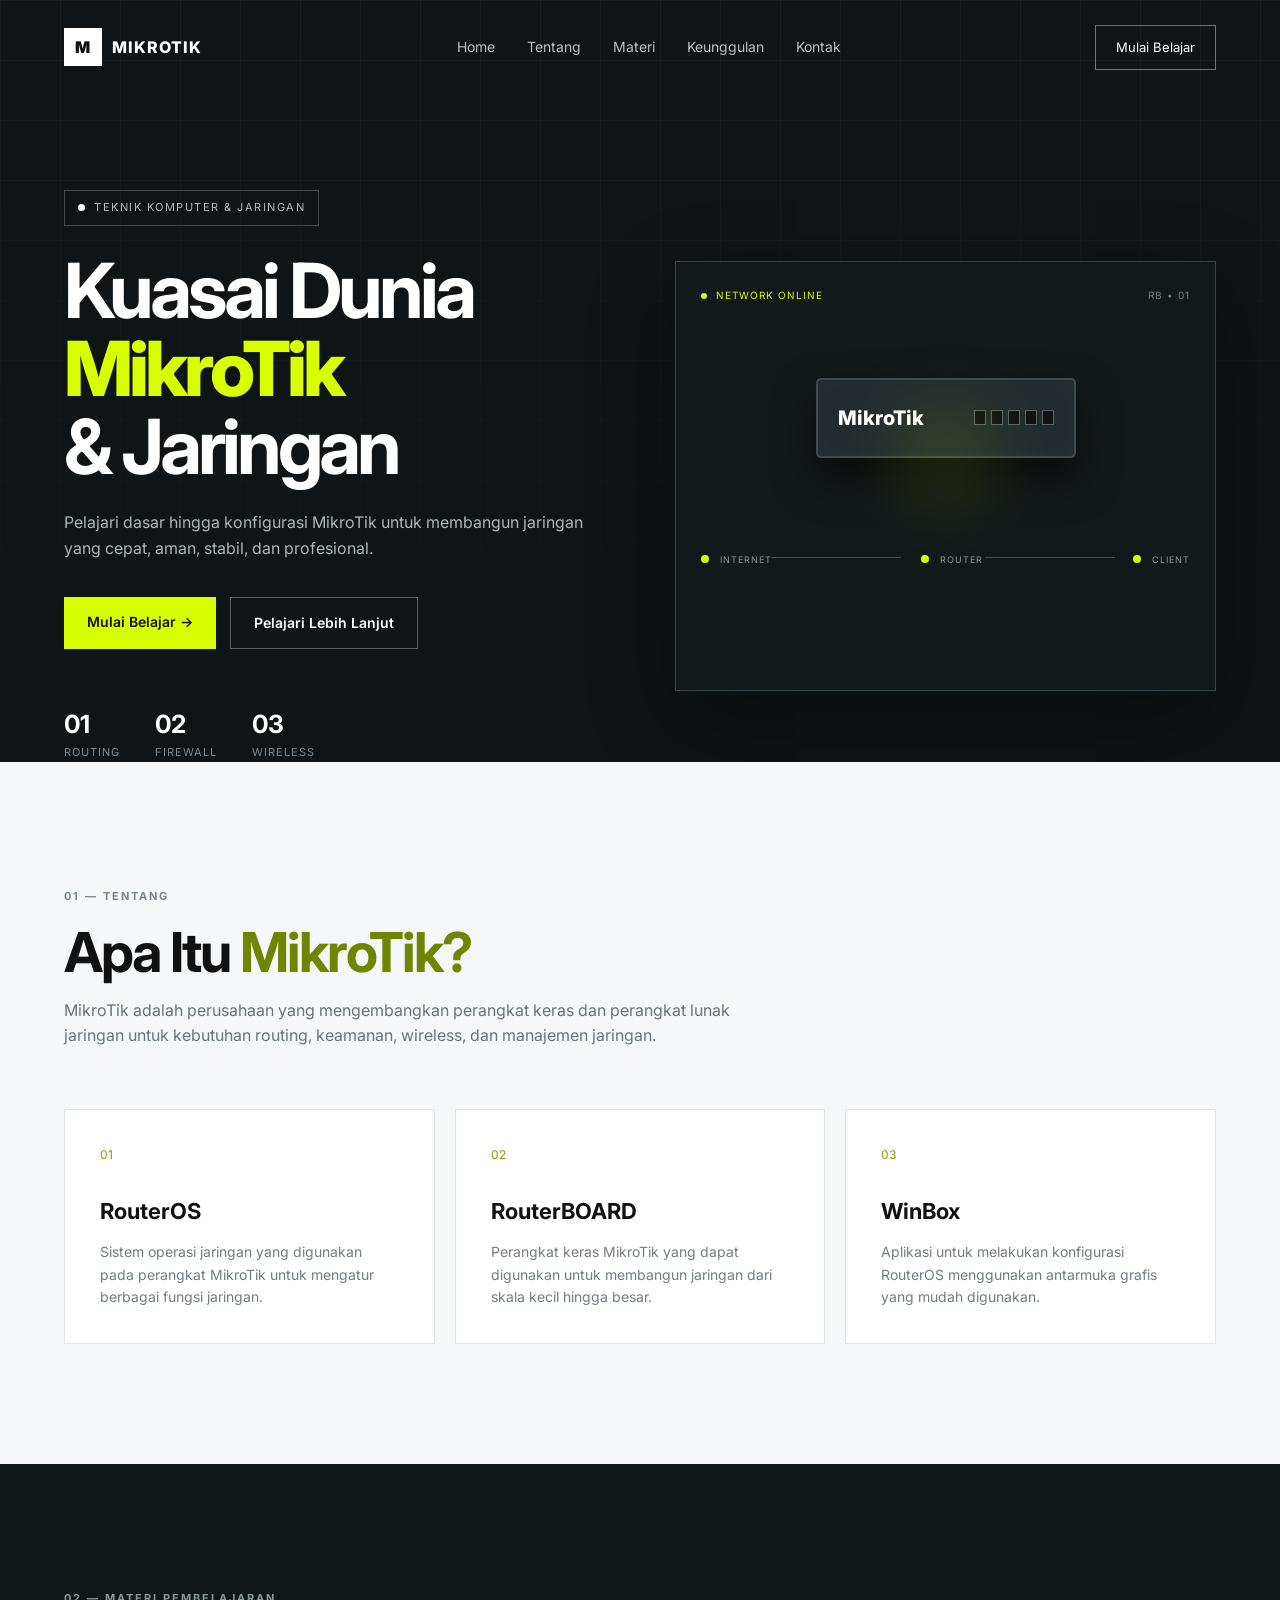
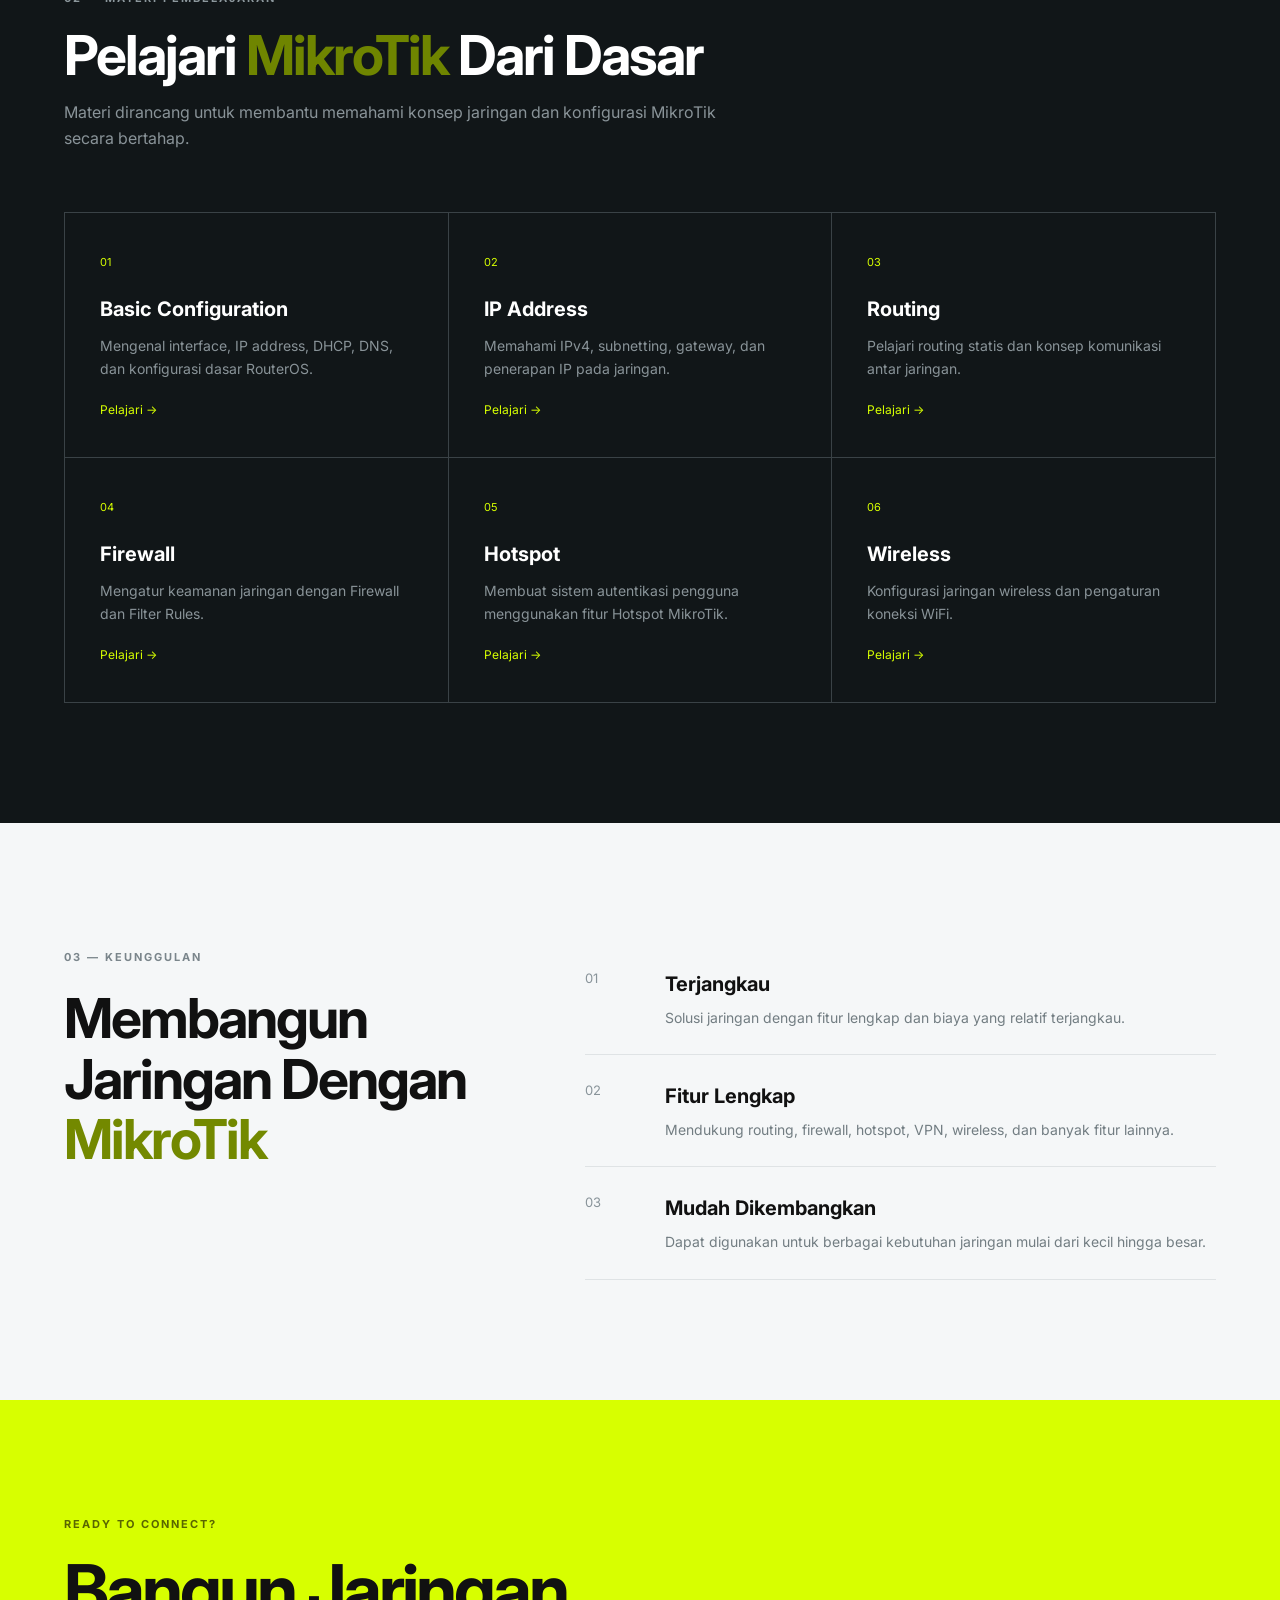
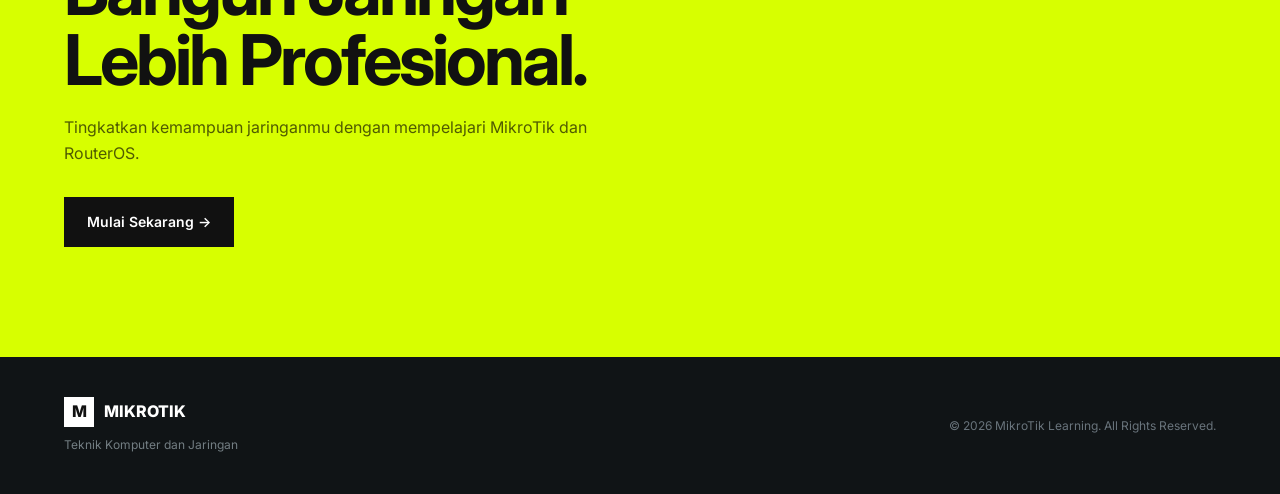
<file: MLBB/index.html>
<!DOCTYPE html>
<html lang="id">
<head>
    <meta charset="UTF-8">
    <meta name="viewport" content="width=device-width, initial-scale=1.0">

    <title>MikroTik - Teknik Komputer dan Jaringan</title>

    <link rel="stylesheet" href="style.css">

    <link rel="preconnect" href="https://fonts.googleapis.com">
    <link rel="preconnect" href="https://fonts.gstatic.com" crossorigin>
    <link href="https://fonts.googleapis.com/css2?family=Inter:wght@400;500;600;700;800&display=swap" rel="stylesheet">
</head>

<body>

    <!-- NAVBAR -->
    <header class="navbar">
        <div class="container nav-content">

            <a href="#" class="logo">
                <span class="logo-icon">M</span>
                <span>MIKROTIK</span>
            </a>

            <nav>
                <a href="#home">Home</a>
                <a href="#tentang">Tentang</a>
                <a href="#materi">Materi</a>
                <a href="#keunggulan">Keunggulan</a>
                <a href="#kontak">Kontak</a>
            </nav>

            <a href="#materi" class="nav-button">Mulai Belajar</a>

        </div>
    </header>


    <!-- HERO -->
    <section class="hero" id="home">

        <div class="hero-grid"></div>

        <div class="container hero-content">

            <div class="hero-text">

                <div class="badge">
                    <span></span>
                    TEKNIK KOMPUTER & JARINGAN
                </div>

                <h1>
                    Kuasai Dunia
                    <strong>MikroTik</strong>
                    & Jaringan
                </h1>

                <p>
                    Pelajari dasar hingga konfigurasi MikroTik untuk
                    membangun jaringan yang cepat, aman, stabil,
                    dan profesional.
                </p>

                <div class="hero-buttons">
                    <a href="#materi" class="btn-primary">
                        Mulai Belajar →
                    </a>

                    <a href="#tentang" class="btn-secondary">
                        Pelajari Lebih Lanjut
                    </a>
                </div>

                <div class="hero-info">
                    <div>
                        <strong>01</strong>
                        <span>Routing</span>
                    </div>

                    <div>
                        <strong>02</strong>
                        <span>Firewall</span>
                    </div>

                    <div>
                        <strong>03</strong>
                        <span>Wireless</span>
                    </div>
                </div>

            </div>


            <!-- NETWORK CARD -->
            <div class="network-card">

                <div class="card-top">
                    <span class="status">
                        <i></i> NETWORK ONLINE
                    </span>
                    <span>RB • 01</span>
                </div>

                <div class="router">
                    <div class="router-light"></div>

                    <div class="router-body">
                        <div class="router-brand">MikroTik</div>

                        <div class="router-ports">
                            <span></span>
                            <span></span>
                            <span></span>
                            <span></span>
                            <span></span>
                        </div>
                    </div>
                </div>

                <div class="network-lines">

                    <div class="node node-1">
                        <span class="dot"></span>
                        INTERNET
                    </div>

                    <div class="line line-1"></div>

                    <div class="node node-2">
                        <span class="dot"></span>
                        ROUTER
                    </div>

                    <div class="line line-2"></div>

                    <div class="node node-3">
                        <span class="dot"></span>
                        CLIENT
                    </div>

                </div>

            </div>

        </div>
    </section>


    <!-- TENTANG -->
    <section class="section" id="tentang">

        <div class="container">

            <div class="section-heading">
                <span>01 — TENTANG</span>
                <h2>Apa Itu <strong>MikroTik?</strong></h2>
                <p>
                    MikroTik adalah perusahaan yang mengembangkan perangkat
                    keras dan perangkat lunak jaringan untuk kebutuhan
                    routing, keamanan, wireless, dan manajemen jaringan.
                </p>
            </div>

            <div class="about-grid">

                <div class="about-card">
                    <div class="icon">01</div>
                    <h3>RouterOS</h3>
                    <p>
                        Sistem operasi jaringan yang digunakan pada perangkat
                        MikroTik untuk mengatur berbagai fungsi jaringan.
                    </p>
                </div>

                <div class="about-card">
                    <div class="icon">02</div>
                    <h3>RouterBOARD</h3>
                    <p>
                        Perangkat keras MikroTik yang dapat digunakan untuk
                        membangun jaringan dari skala kecil hingga besar.
                    </p>
                </div>

                <div class="about-card">
                    <div class="icon">03</div>
                    <h3>WinBox</h3>
                    <p>
                        Aplikasi untuk melakukan konfigurasi RouterOS
                        menggunakan antarmuka grafis yang mudah digunakan.
                    </p>
                </div>

            </div>

        </div>
    </section>


    <!-- MATERI -->
    <section class="section dark-section" id="materi">

        <div class="container">

            <div class="section-heading light">
                <span>02 — MATERI PEMBELAJARAN</span>
                <h2>Pelajari <strong>MikroTik</strong> Dari Dasar</h2>
                <p>
                    Materi dirancang untuk membantu memahami konsep jaringan
                    dan konfigurasi MikroTik secara bertahap.
                </p>
            </div>

            <div class="materi-grid">

                <div class="materi-card">
                    <span>01</span>
                    <h3>Basic Configuration</h3>
                    <p>
                        Mengenal interface, IP address, DHCP, DNS,
                        dan konfigurasi dasar RouterOS.
                    </p>
                    <a href="#">Pelajari →</a>
                </div>

                <div class="materi-card">
                    <span>02</span>
                    <h3>IP Address</h3>
                    <p>
                        Memahami IPv4, subnetting, gateway,
                        dan penerapan IP pada jaringan.
                    </p>
                    <a href="#">Pelajari →</a>
                </div>

                <div class="materi-card">
                    <span>03</span>
                    <h3>Routing</h3>
                    <p>
                        Pelajari routing statis dan konsep
                        komunikasi antar jaringan.
                    </p>
                    <a href="#">Pelajari →</a>
                </div>

                <div class="materi-card">
                    <span>04</span>
                    <h3>Firewall</h3>
                    <p>
                        Mengatur keamanan jaringan dengan
                        Firewall dan Filter Rules.
                    </p>
                    <a href="#">Pelajari →</a>
                </div>

                <div class="materi-card">
                    <span>05</span>
                    <h3>Hotspot</h3>
                    <p>
                        Membuat sistem autentikasi pengguna
                        menggunakan fitur Hotspot MikroTik.
                    </p>
                    <a href="#">Pelajari →</a>
                </div>

                <div class="materi-card">
                    <span>06</span>
                    <h3>Wireless</h3>
                    <p>
                        Konfigurasi jaringan wireless dan
                        pengaturan koneksi WiFi.
                    </p>
                    <a href="#">Pelajari →</a>
                </div>

            </div>

        </div>
    </section>


    <!-- KEUNGGULAN -->
    <section class="section" id="keunggulan">

        <div class="container feature-grid">

            <div class="feature-title">
                <span>03 — KEUNGGULAN</span>
                <h2>Membangun Jaringan Dengan <strong>MikroTik</strong></h2>
            </div>

            <div class="features">

                <div class="feature">
                    <div class="feature-number">01</div>
                    <div>
                        <h3>Terjangkau</h3>
                        <p>
                            Solusi jaringan dengan fitur lengkap dan
                            biaya yang relatif terjangkau.
                        </p>
                    </div>
                </div>

                <div class="feature">
                    <div class="feature-number">02</div>
                    <div>
                        <h3>Fitur Lengkap</h3>
                        <p>
                            Mendukung routing, firewall, hotspot,
                            VPN, wireless, dan banyak fitur lainnya.
                        </p>
                    </div>
                </div>

                <div class="feature">
                    <div class="feature-number">03</div>
                    <div>
                        <h3>Mudah Dikembangkan</h3>
                        <p>
                            Dapat digunakan untuk berbagai kebutuhan
                            jaringan mulai dari kecil hingga besar.
                        </p>
                    </div>
                </div>

            </div>

        </div>
    </section>


    <!-- CTA -->
    <section class="cta" id="kontak">

        <div class="container">

            <div class="cta-content">

                <span>READY TO CONNECT?</span>

                <h2>
                    Bangun Jaringan
                    <strong>Lebih Profesional.</strong>
                </h2>

                <p>
                    Tingkatkan kemampuan jaringanmu dengan mempelajari
                    MikroTik dan RouterOS.
                </p>

                <a href="#home" class="btn-primary">
                    Mulai Sekarang →
                </a>

            </div>

        </div>

    </section>


    <!-- FOOTER -->
    <footer>

        <div class="container footer-content">

            <div>
                <div class="footer-logo">
                    <span>M</span> MIKROTIK
                </div>

                <p>
                    Teknik Komputer dan Jaringan
                </p>
            </div>

            <div class="footer-right">
                © 2026 MikroTik Learning.
                All Rights Reserved.
            </div>

        </div>

    </footer>

</body>
</html>
</file>
<file: MLBB/style.css>
* {
    margin: 0;
    padding: 0;
    box-sizing: border-box;
}

html {
    scroll-behavior: smooth;
}

body {
    font-family: "Inter", sans-serif;
    background: #f5f7f8;
    color: #111;
    line-height: 1.6;
}

a {
    text-decoration: none;
    color: inherit;
}

.container {
    width: min(1180px, 90%);
    margin: auto;
}


/* =========================
   NAVBAR
========================= */

.navbar {
    position: absolute;
    width: 100%;
    top: 0;
    z-index: 100;
    padding: 25px 0;
}

.nav-content {
    display: flex;
    align-items: center;
    justify-content: space-between;
}

.logo {
    display: flex;
    align-items: center;
    gap: 10px;
    color: white;
    font-weight: 800;
    letter-spacing: 1px;
}

.logo-icon {
    width: 38px;
    height: 38px;
    display: flex;
    align-items: center;
    justify-content: center;
    background: #fff;
    color: #111;
    font-weight: 900;
}

nav {
    display: flex;
    gap: 32px;
}

nav a {
    color: #b9c1c7;
    font-size: 14px;
    transition: .3s;
}

nav a:hover {
    color: white;
}

.nav-button {
    padding: 11px 20px;
    border: 1px solid #69747d;
    color: white;
    font-size: 13px;
    transition: .3s;
}

.nav-button:hover {
    background: white;
    color: #111;
}


/* =========================
   HERO
========================= */

.hero {
    min-height: 760px;
    background: #101416;
    color: white;
    position: relative;
    overflow: hidden;
}

.hero-grid {
    position: absolute;
    inset: 0;

    background-image:
        linear-gradient(rgba(255,255,255,.035) 1px, transparent 1px),
        linear-gradient(90deg, rgba(255,255,255,.035) 1px, transparent 1px);

    background-size: 60px 60px;

    mask-image: linear-gradient(to bottom, black, transparent);
}

.hero-content {
    position: relative;
    z-index: 2;
    padding-top: 190px;

    display: grid;
    grid-template-columns: 1fr 1fr;
    gap: 70px;
    align-items: center;
}

.badge {
    display: inline-flex;
    align-items: center;
    gap: 9px;

    border: 1px solid #41494e;
    padding: 8px 13px;

    font-size: 11px;
    letter-spacing: 1.5px;
    color: #aeb8bd;
}

.badge span {
    width: 7px;
    height: 7px;
    background: #fff;
    border-radius: 50%;
}

.hero h1 {
    margin-top: 25px;

    font-size: clamp(45px, 6vw, 76px);
    line-height: 1.03;
    letter-spacing: -4px;
}

.hero h1 strong {
    display: block;
    font-weight: 800;
    color: #d7ff00;
}

.hero-text > p {
    max-width: 550px;
    color: #aeb6ba;
    margin-top: 25px;
    font-size: 16px;
}

.hero-buttons {
    display: flex;
    gap: 14px;
    margin-top: 35px;
}

.btn-primary,
.btn-secondary {
    display: inline-block;
    padding: 14px 23px;
    font-weight: 600;
    font-size: 14px;
}

.btn-primary {
    background: #d7ff00;
    color: #111;
}

.btn-secondary {
    border: 1px solid #596268;
    color: white;
}

.btn-secondary:hover {
    background: white;
    color: #111;
}

.hero-info {
    display: flex;
    gap: 35px;
    margin-top: 55px;
}

.hero-info div {
    display: flex;
    flex-direction: column;
}

.hero-info strong {
    font-size: 25px;
}

.hero-info span {
    color: #7d888e;
    font-size: 11px;
    text-transform: uppercase;
    letter-spacing: 1px;
}


/* =========================
   NETWORK CARD
========================= */

.network-card {
    min-height: 430px;
    border: 1px solid #3a4348;
    background: rgba(20, 25, 28, .8);
    padding: 25px;
    position: relative;
    box-shadow: 0 30px 80px rgba(0,0,0,.3);
}

.card-top {
    display: flex;
    justify-content: space-between;
    color: #727e84;
    font-size: 10px;
    letter-spacing: 1px;
}

.status {
    color: #d7ff00;
}

.status i {
    display: inline-block;
    width: 6px;
    height: 6px;
    border-radius: 50%;
    background: #d7ff00;
    margin-right: 5px;
}

.router {
    display: flex;
    justify-content: center;
    align-items: center;
    height: 230px;
}

.router-body {
    width: 260px;
    height: 80px;

    background: #242b2f;
    border: 2px solid #414a4f;

    border-radius: 5px;

    box-shadow:
        0 20px 40px rgba(0,0,0,.5),
        inset 0 0 30px rgba(255,255,255,.02);

    display: flex;
    align-items: center;
    justify-content: space-between;

    padding: 20px;
}

.router-brand {
    color: white;
    font-weight: 800;
    font-size: 20px;
}

.router-ports {
    display: flex;
    gap: 5px;
}

.router-ports span {
    width: 12px;
    height: 15px;
    background: #111;
    border: 1px solid #59646a;
}

.router-light {
    position: absolute;
    top: 145px;

    width: 100px;
    height: 100px;

    background: rgba(215,255,0,.12);
    filter: blur(35px);
    border-radius: 50%;
}

.network-lines {
    position: relative;
    height: 100px;
}

.node {
    position: absolute;
    font-size: 9px;
    color: #8d989d;
    letter-spacing: 1px;
}

.node .dot {
    display: inline-block;
    width: 8px;
    height: 8px;
    background: #d7ff00;
    border-radius: 50%;
    margin-right: 7px;
}

.node-1 {
    left: 0;
    top: 20px;
}

.node-2 {
    left: 45%;
    top: 20px;
}

.node-3 {
    right: 0;
    top: 20px;
}

.line {
    position: absolute;
    height: 1px;
    background: #424c51;
    top: 24px;
}

.line-1 {
    left: 70px;
    width: 130px;
}

.line-2 {
    right: 75px;
    width: 130px;
}


/* =========================
   SECTION
========================= */

.section {
    padding: 120px 0;
}

.section-heading {
    max-width: 700px;
    margin-bottom: 60px;
}

.section-heading > span,
.feature-title > span,
.cta-content > span {
    font-size: 11px;
    letter-spacing: 2px;
    font-weight: 700;
    color: #7a858b;
}

.section-heading h2 {
    font-size: clamp(35px, 5vw, 55px);
    line-height: 1.1;
    margin: 15px 0;
    letter-spacing: -2px;
}

.section-heading h2 strong {
    color: #6f8500;
}

.section-heading p {
    color: #69747a;
}


/* =========================
   ABOUT
========================= */

.about-grid {
    display: grid;
    grid-template-columns: repeat(3, 1fr);
    gap: 20px;
}

.about-card {
    background: white;
    padding: 35px;
    border: 1px solid #e1e5e7;
    transition: .3s;
}

.about-card:hover {
    transform: translateY(-7px);
    border-color: #c7d900;
}

.about-card .icon {
    font-size: 12px;
    color: #8b9700;
    margin-bottom: 30px;
}

.about-card h3 {
    font-size: 22px;
    margin-bottom: 12px;
}

.about-card p {
    color: #727c81;
    font-size: 14px;
}


/* =========================
   DARK SECTION
========================= */

.dark-section {
    background: #111618;
    color: white;
}

.light > span {
    color: #8c979c;
}

.light h2 {
    color: white;
}

.light p {
    color: #899398;
}

.materi-grid {
    display: grid;
    grid-template-columns: repeat(3, 1fr);
    gap: 1px;
    background: #3a4246;
    border: 1px solid #3a4246;
}

.materi-card {
    background: #111618;
    padding: 35px;
    min-height: 230px;
    transition: .3s;
}

.materi-card:hover {
    background: #171d1f;
}

.materi-card > span {
    font-size: 11px;
    color: #d7ff00;
}

.materi-card h3 {
    margin: 20px 0 10px;
    font-size: 20px;
}

.materi-card p {
    color: #899398;
    font-size: 14px;
}

.materi-card a {
    display: inline-block;
    margin-top: 20px;
    font-size: 12px;
    color: #d7ff00;
}


/* =========================
   FEATURES
========================= */

.feature-grid {
    display: grid;
    grid-template-columns: .8fr 1.2fr;
    gap: 100px;
}

.feature-title h2 {
    font-size: clamp(35px, 5vw, 55px);
    line-height: 1.1;
    margin-top: 20px;
    letter-spacing: -2px;
}

.feature-title strong {
    color: #738900;
}

.features {
    display: flex;
    flex-direction: column;
}

.feature {
    display: grid;
    grid-template-columns: 60px 1fr;
    gap: 20px;
    padding: 25px 0;
    border-bottom: 1px solid #dfe3e5;
}

.feature-number {
    font-size: 13px;
    color: #89949a;
}

.feature h3 {
    font-size: 20px;
    margin-bottom: 7px;
}

.feature p {
    font-size: 14px;
    color: #727d82;
}


/* =========================
   CTA
========================= */

.cta {
    background: #d7ff00;
    padding: 110px 0;
}

.cta-content {
    max-width: 750px;
}

.cta-content > span {
    color: #596600;
}

.cta h2 {
    font-size: clamp(40px, 6vw, 70px);
    line-height: 1;
    margin: 20px 0;
    letter-spacing: -3px;
}

.cta h2 strong {
    display: block;
}

.cta p {
    max-width: 550px;
    color: #505c00;
    margin-bottom: 30px;
}

.cta .btn-primary {
    background: #111;
    color: white;
}


/* =========================
   FOOTER
========================= */

footer {
    background: #101416;
    color: white;
    padding: 40px 0;
}

.footer-content {
    display: flex;
    justify-content: space-between;
    align-items: center;
}

.footer-logo {
    font-weight: 800;
    display: flex;
    align-items: center;
    gap: 10px;
}

.footer-logo span {
    width: 30px;
    height: 30px;
    background: white;
    color: #111;
    display: flex;
    justify-content: center;
    align-items: center;
}

.footer-content p {
    color: #737e83;
    font-size: 12px;
    margin-top: 8px;
}

.footer-right {
    color: #69747c;
    font-size: 12px;
}


/* =========================
   RESPONSIVE
========================= */

@media (max-width: 900px) {

    nav {
        display: none;
    }

    .hero {
        min-height: auto;
        padding-bottom: 80px;
    }

    .hero-content {
        grid-template-columns: 1fr;
        padding-top: 150px;
    }

    .network-card {
        margin-top: 20px;
    }

    .about-grid,
    .materi-grid {
        grid-template-columns: 1fr 1fr;
    }

    .feature-grid {
        grid-template-columns: 1fr;
        gap: 50px;
    }
}


@media (max-width: 600px) {

    .nav-button {
        display: none;
    }

    .hero h1 {
        letter-spacing: -2px;
    }

    .hero-buttons {
        flex-direction: column;
    }

    .btn-primary,
    .btn-secondary {
        text-align: center;
    }

    .hero-info {
        gap: 20px;
    }

    .network-card {
        padding: 15px;
    }

    .router-body {
        width: 210px;
    }

    .about-grid,
    .materi-grid {
        grid-template-columns: 1fr;
    }

    .section {
        padding: 80px 0;
    }

    .footer-content {
        flex-direction: column;
        align-items: flex-start;
        gap: 20px;
    }

    .footer-right {
        line-height: 1.5;
    }
}
</file>
